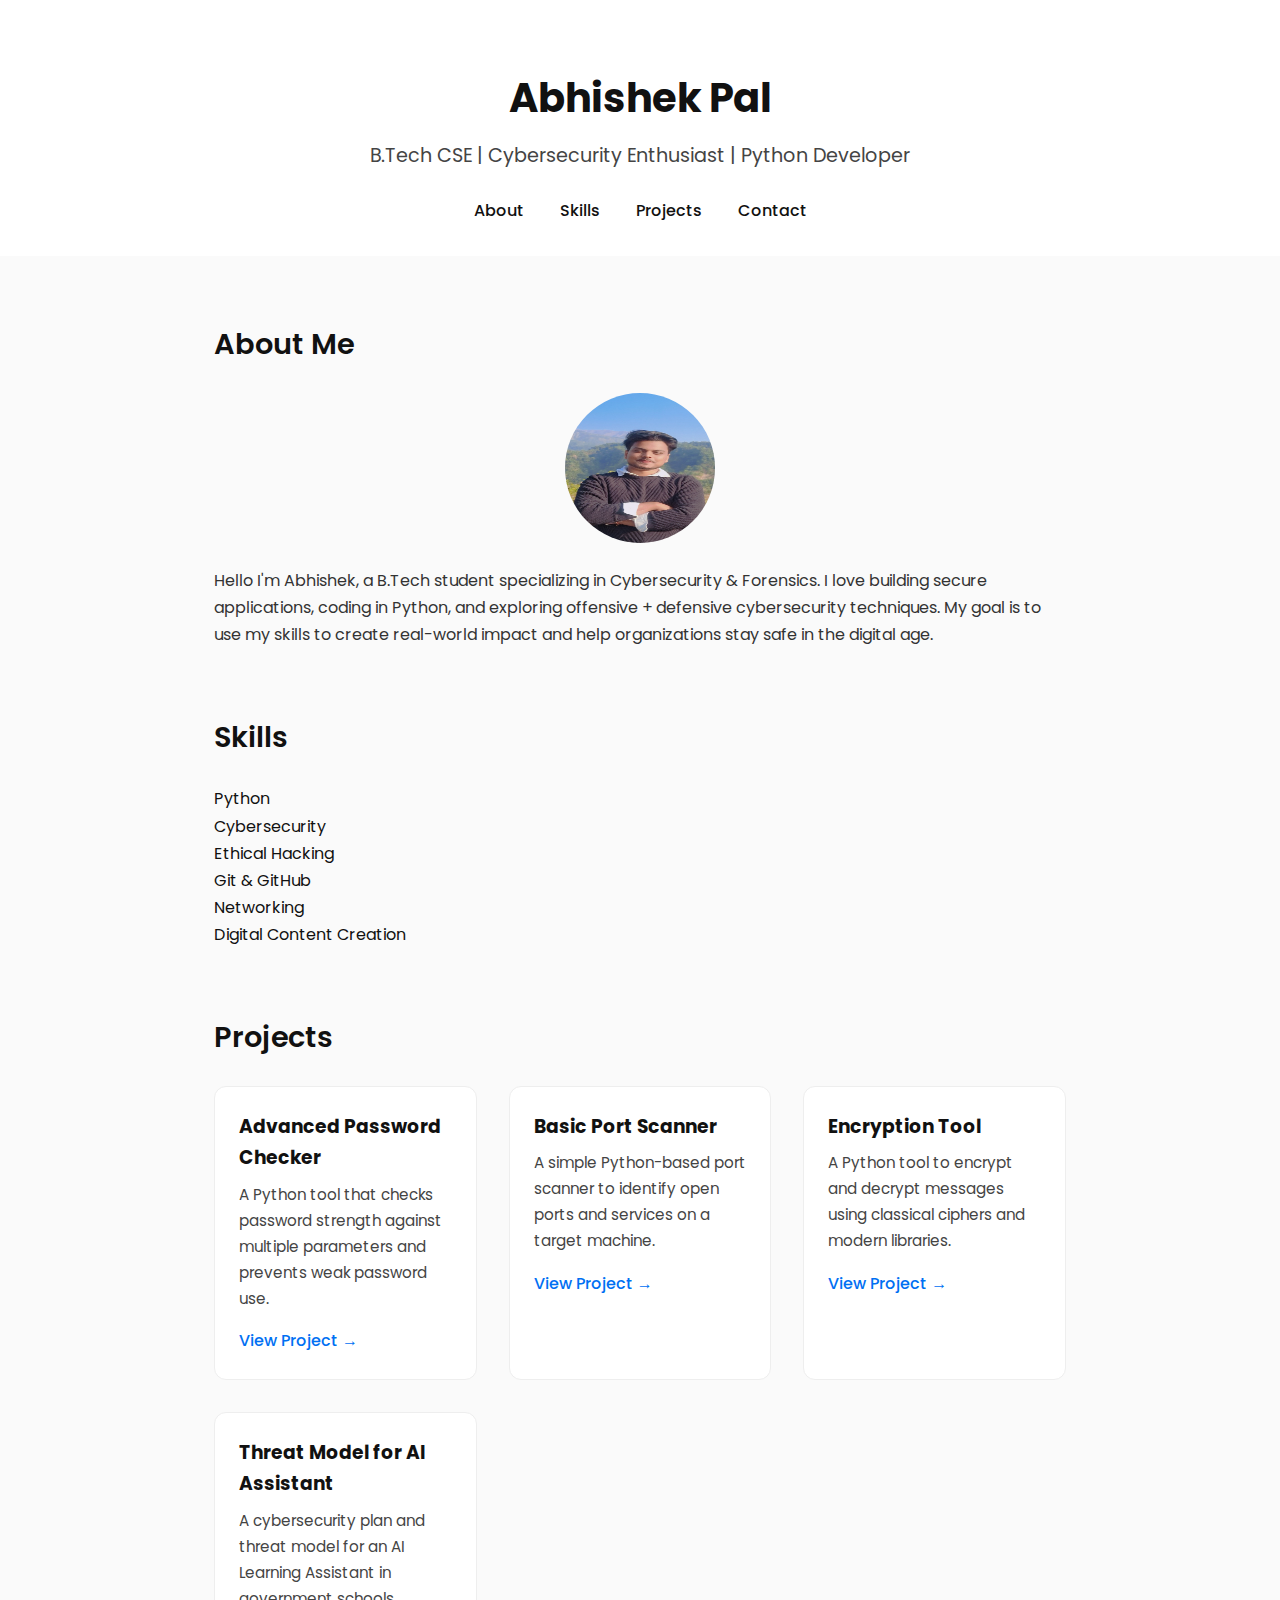
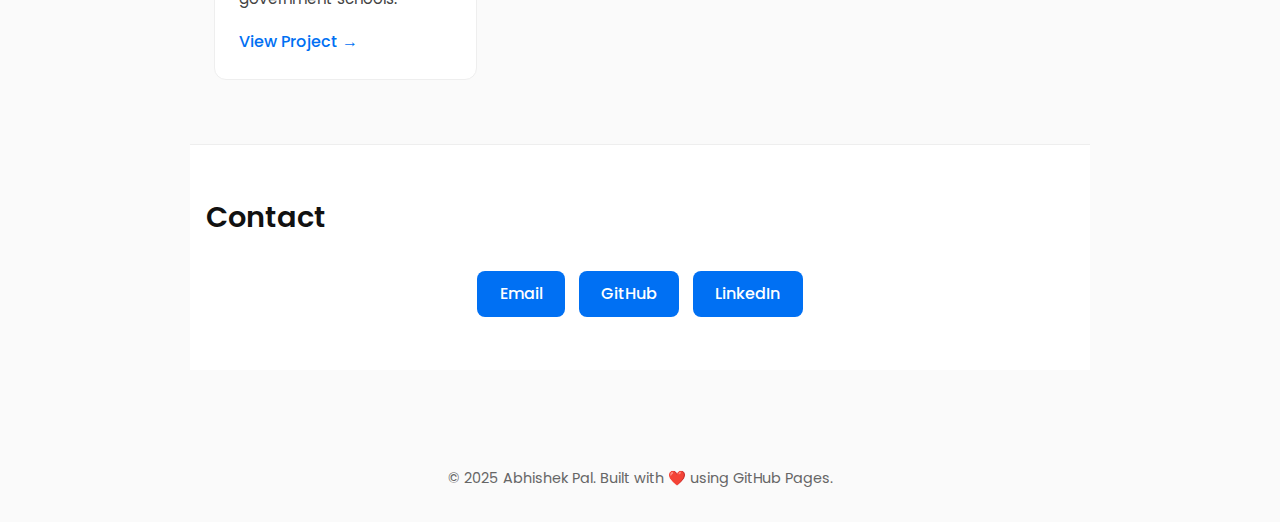
<file: index.html>
<!DOCTYPE html>
<html lang="en">
<head>
  <meta charset="UTF-8" />
  <meta name="viewport" content="width=device-width, initial-scale=1.0" />
  <title>Abhishek Pal | Portfolio</title>
  <link href="https://fonts.googleapis.com/css2?family=Poppins:wght@300;400;600&display=swap" rel="stylesheet">
  <link rel="stylesheet" href="style.css">
</head>
<body>
  <header>
    <h1>Abhishek Pal</h1>
    <p>B.Tech CSE | Cybersecurity Enthusiast | Python Developer</p>
    <nav>
      <a href="#about">About</a>
      <a href="#skills">Skills</a>
      <a href="#projects">Projects</a>
      <a href="#contact">Contact</a>
    </nav>
  </header>

  <section id="about" class="about">
    <h2>About Me</h2>
    <div style="text-align: center;">
  <img src="assets/profile.jpg" alt="Abhishek Pal" style="width:150px; height:150px; border-radius:50%; margin-bottom:1rem;">
</div>

    <p>Hello I'm Abhishek, a B.Tech student specializing in Cybersecurity & Forensics. I love building secure applications, coding in Python, and exploring offensive + defensive cybersecurity techniques. My goal is to use my skills to create real-world impact and help organizations stay safe in the digital age.</p>
  </section>

  <section id="skills" class="skills">
    <h2>Skills</h2>
    <div class="skills-grid">
      <div class="skill">Python</div>
      <div class="skill">Cybersecurity</div>
      <div class="skill">Ethical Hacking</div>
      <div class="skill">Git & GitHub</div>
      <div class="skill">Networking</div>
      <div class="skill">Digital Content Creation</div>
    </div>
  </section>

  <section id="projects" class="projects">
    <h2>Projects</h2>
    <div class="projects-grid">
      <div class="project">
        <h3>Advanced Password Checker</h3>
        <p>A Python tool that checks password strength against multiple parameters and prevents weak password use.</p>
        <a href="https://github.com/abhishekpal05/password-checker" target="_blank">View Project →</a>
      </div>
      <div class="project">
        <h3>Basic Port Scanner</h3>
        <p>A simple Python-based port scanner to identify open ports and services on a target machine.</p>
        <a href="https://github.com/Abhishek-Pal05/BASIC-PORT-SCANNER" target="_blank">View Project →</a>
      </div>
      <div class="project">
        <h3>Encryption Tool</h3>
        <p>A Python tool to encrypt and decrypt messages using classical ciphers and modern libraries.</p>
        <a href="#" target="_blank">View Project →</a>
      </div>
      <div class="project">
        <h3>Threat Model for AI Assistant</h3>
        <p>A cybersecurity plan and threat model for an AI Learning Assistant in government schools.</p>
        <a href="#" target="_blank">View Project →</a>
      </div>
    </div>
  </section>

  <section id="contact" class="contact">
    <h2>Contact</h2>
    <a href="mailto:abhishek@example.com">Email</a>
    <a href="https://github.com/abhishekpal05" target="_blank">GitHub</a>
    <a href="https://linkedin.com/in/abhishek-pal001" target="_blank">LinkedIn</a>
  </section>

  <footer>
    © 2025 Abhishek Pal. Built with ❤️ using GitHub Pages.
  </footer>
</body>
</html>
</file>
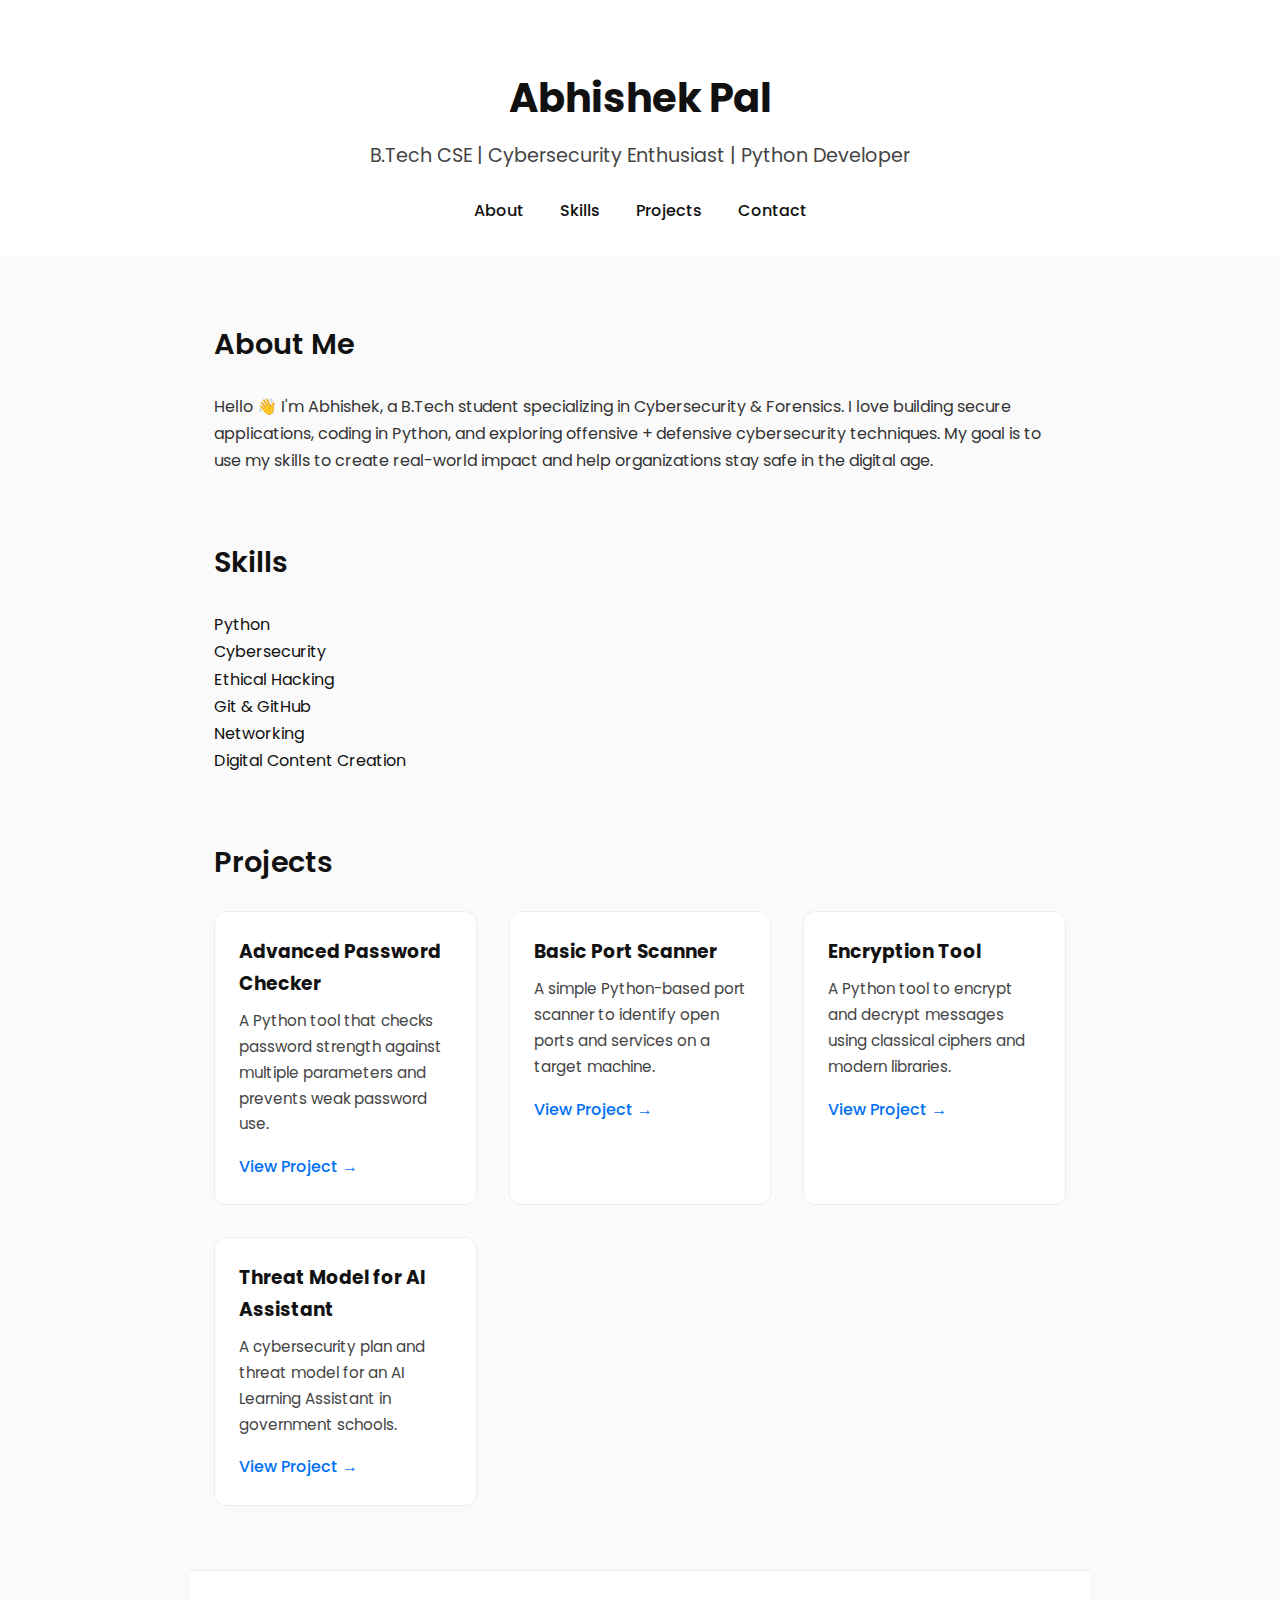
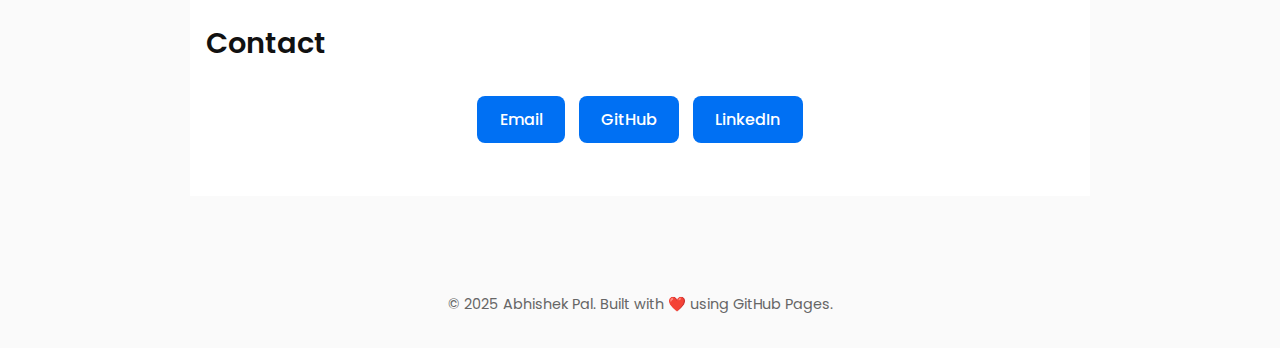
<file: portfolio_website.html>
<!DOCTYPE html>
<html lang="en">
<head>
  <meta charset="UTF-8" />
  <meta name="viewport" content="width=device-width, initial-scale=1.0" />
  <title>Abhishek Pal | Portfolio</title>
  <link href="https://fonts.googleapis.com/css2?family=Poppins:wght@300;400;600&display=swap" rel="stylesheet">
  <link rel="stylesheet" href="style.css">
</head>
<body>
  <header>
    <h1>Abhishek Pal</h1>
    <p>B.Tech CSE | Cybersecurity Enthusiast | Python Developer</p>
    <nav>
      <a href="#about">About</a>
      <a href="#skills">Skills</a>
      <a href="#projects">Projects</a>
      <a href="#contact">Contact</a>
    </nav>
  </header>

  <section id="about" class="about">
    <h2>About Me</h2>
    <p>Hello 👋 I'm Abhishek, a B.Tech student specializing in Cybersecurity & Forensics. I love building secure applications, coding in Python, and exploring offensive + defensive cybersecurity techniques. My goal is to use my skills to create real-world impact and help organizations stay safe in the digital age.</p>
  </section>

  <section id="skills" class="skills">
    <h2>Skills</h2>
    <div class="skills-grid">
      <div class="skill">Python</div>
      <div class="skill">Cybersecurity</div>
      <div class="skill">Ethical Hacking</div>
      <div class="skill">Git & GitHub</div>
      <div class="skill">Networking</div>
      <div class="skill">Digital Content Creation</div>
    </div>
  </section>

  <section id="projects" class="projects">
    <h2>Projects</h2>
    <div class="projects-grid">
      <div class="project">
        <h3>Advanced Password Checker</h3>
        <p>A Python tool that checks password strength against multiple parameters and prevents weak password use.</p>
        <a href="https://github.com/abhishekpal05/password-checker" target="_blank">View Project →</a>
      </div>
      <div class="project">
        <h3>Basic Port Scanner</h3>
        <p>A simple Python-based port scanner to identify open ports and services on a target machine.</p>
        <a href="https://github.com/abhishekpal05/port-scanner" target="_blank">View Project →</a>
      </div>
      <div class="project">
        <h3>Encryption Tool</h3>
        <p>A Python tool to encrypt and decrypt messages using classical ciphers and modern libraries.</p>
        <a href="#" target="_blank">View Project →</a>
      </div>
      <div class="project">
        <h3>Threat Model for AI Assistant</h3>
        <p>A cybersecurity plan and threat model for an AI Learning Assistant in government schools.</p>
        <a href="#" target="_blank">View Project →</a>
      </div>
    </div>
  </section>

  <section id="contact" class="contact">
    <h2>Contact</h2>
    <a href="mailto:abhishek@example.com">Email</a>
    <a href="https://github.com/abhishekpal05" target="_blank">GitHub</a>
    <a href="https://linkedin.com/in/abhishek-pal001" target="_blank">LinkedIn</a>
  </section>

  <footer>
    © 2025 Abhishek Pal. Built with ❤️ using GitHub Pages.
  </footer>
</body>
</html>
</file>
<file: style.css>
/* Reset */
* {
  margin: 0;
  padding: 0;
  box-sizing: border-box;
}

body {
  font-family: "Inter", "Poppins", sans-serif;
  background: #fafafa; /* light beige-white */
  color: #111; /* black text */
  line-height: 1.7;
}

/* Container width */
section {
  max-width: 900px;
  margin: 4rem auto;
  padding: 0 1.5rem;
}

/* Header */
header {
  text-align: center;
  padding: 4rem 1.5rem 2rem;
  background: #ffffff;
}

header h1 {
  font-size: 2.5rem;
  font-weight: 700;
  color: #111;
}

header p {
  font-size: 1.2rem;
  color: #444;
  margin-top: 0.5rem;
}

/* Navigation */
nav {
  margin-top: 1.5rem;
}

nav a {
  margin: 0 1rem;
  color: #111;
  text-decoration: none;
  font-weight: 500;
  position: relative;
  transition: color 0.2s ease;
}

nav a:hover {
  color: #0070f3; /* clean blue accent */
}

/* Underline effect */
nav a::after {
  content: "";
  position: absolute;
  width: 0;
  height: 2px;
  left: 0;
  bottom: -3px;
  background: #0070f3;
  transition: 0.3s;
}

nav a:hover::after {
  width: 100%;
}

/* Profile Image */
.profile-img {
  width: 110px;
  height: 110px;
  border-radius: 50%;
  margin: 1rem auto;
  display: block;
  object-fit: cover;
  border: 2px solid #eee;
}

/* Sections */
section h2 {
  font-size: 1.8rem;
  font-weight: 600;
  margin-bottom: 1.5rem;
  text-align: left;
  color: #111;
}

section p {
  color: #333;
  font-size: 1rem;
}

/* Projects */
.projects-grid {
  display: grid;
  grid-template-columns: repeat(auto-fit, minmax(260px, 1fr));
  gap: 2rem;
}

.project {
  background: #fff;
  padding: 1.5rem;
  border-radius: 12px;
  border: 1px solid #eee;
  transition: transform 0.3s ease, box-shadow 0.3s ease;
}

.project:hover {
  transform: translateY(-4px);
  box-shadow: 0 6px 18px rgba(0,0,0,0.06);
}

.project h3 {
  margin-bottom: 0.5rem;
  color: #111;
}

.project p {
  font-size: 0.95rem;
  color: #444;
  margin-bottom: 1rem;
}

.project a {
  color: #0070f3;
  text-decoration: none;
  font-weight: 500;
}

.project a:hover {
  text-decoration: underline;
}

/* Contact */
.contact {
  text-align: center;
  padding: 3rem 1rem;
  background: #fff;
  border-top: 1px solid #eee;
}

.contact p {
  margin-bottom: 1rem;
  color: #444;
}

.contact a {
  display: inline-block;
  margin: 0.3rem;
  padding: 0.6rem 1.4rem;
  border-radius: 8px;
  background: #0070f3;
  color: #fff;
  font-weight: 500;
  text-decoration: none;
  transition: background 0.3s;
}

.contact a:hover {
  background: #0059c9;
}

/* Footer */
footer {
  text-align: center;
  padding: 2rem;
  font-size: 0.9rem;
  color: #666;
}
</file>
